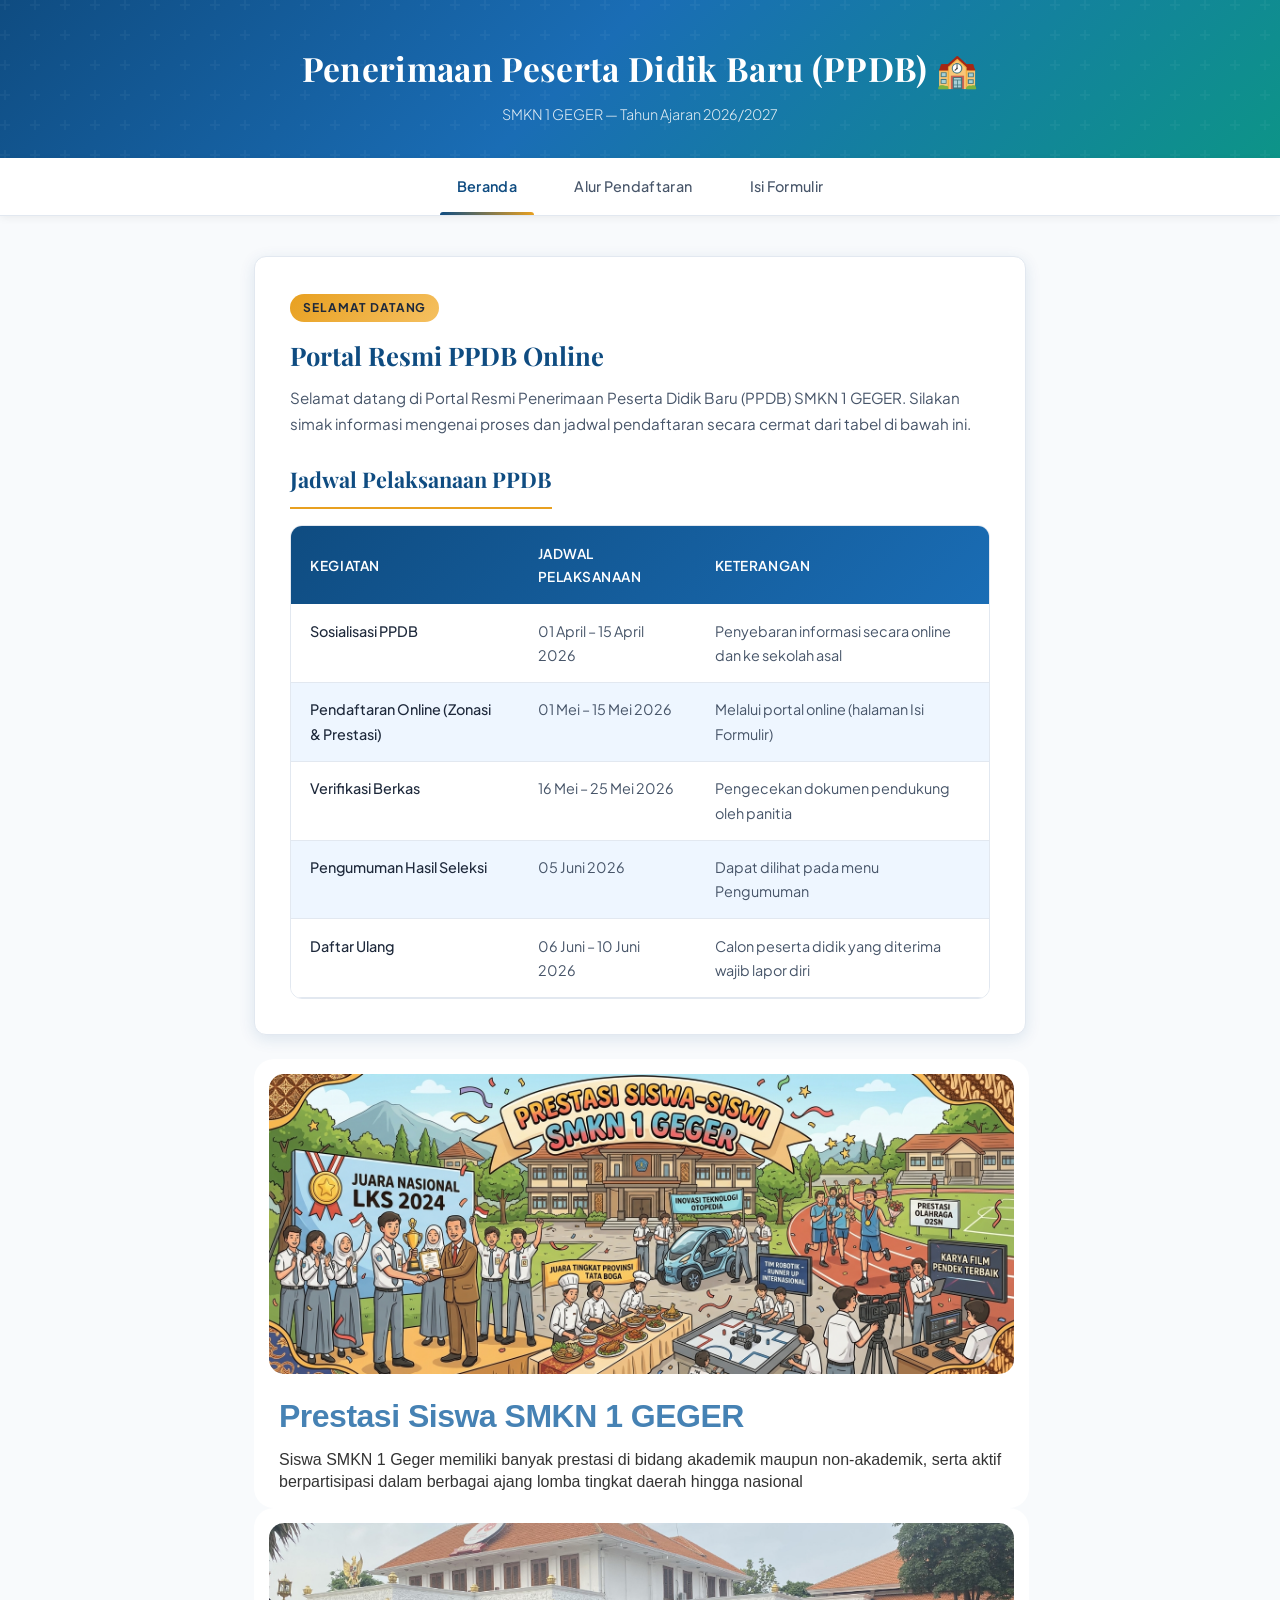
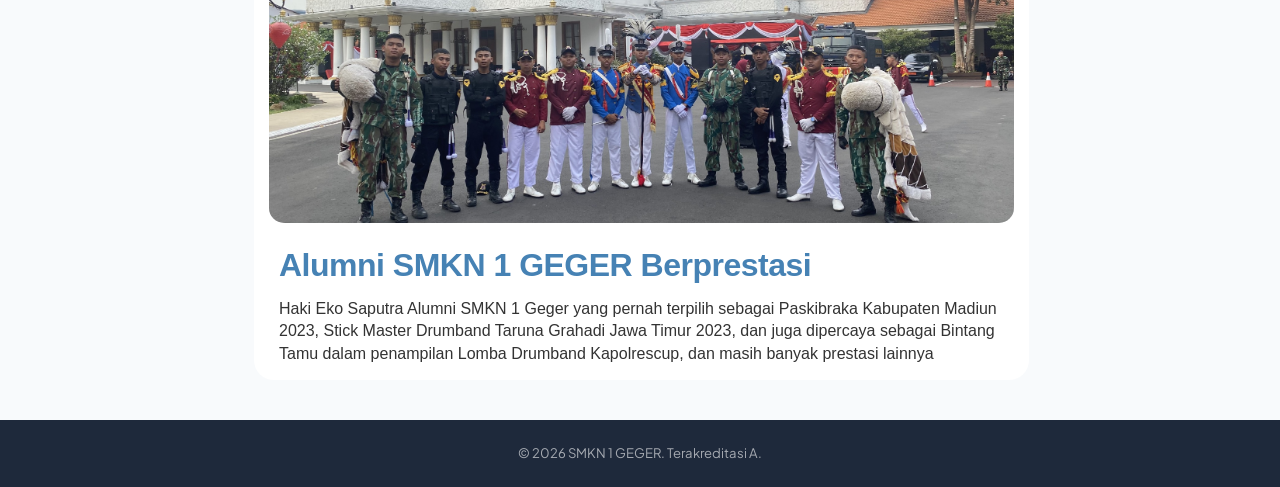
<file: index.html>
<!DOCTYPE html>
<html lang="id">
<head>
  <meta charset="UTF-8" />
  <meta name="viewport" content="width=device-width, initial-scale=1.0" />
  <title>Beranda – PPDB SMKN 1 GEGER</title>
  <link rel="stylesheet" href="asset/css/style.css" />
</head>
<body>

  <header>
    <h1>Penerimaan Peserta Didik Baru (PPDB) 🏫</h1>
    <p>SMKN 1 GEGER &mdash; Tahun Ajaran 2026/2027</p>
  </header>

  <nav>
    <a href="index.html" class="active">Beranda</a>
    <a href="alur.html">Alur Pendaftaran</a>
    <a href="form.html">Isi Formulir</a>
  </nav>

  <main>
    <div class="card">
      <div class="welcome-badge">Selamat Datang</div>
      <h2 class="welcome-title">Portal Resmi PPDB Online</h2>
      <p>
        Selamat datang di Portal Resmi Penerimaan Peserta Didik Baru (PPDB) SMKN 1 GEGER. 
        Silakan simak informasi mengenai proses dan jadwal pendaftaran secara cermat dari tabel di bawah ini.
      </p>

      <h3 class="card-title">Jadwal Pelaksanaan PPDB</h3>
      <div class="table-wrapper">
        <table>
          <thead>
            <tr>
              <th>Kegiatan</th>
              <th>Jadwal Pelaksanaan</th>
              <th>Keterangan</th>
            </tr>
          </thead>
          <tbody>
            <tr>
              <td>Sosialisasi PPDB</td>
              <td>01 April – 15 April 2026</td>
              <td>Penyebaran informasi secara online dan ke sekolah asal</td>
            </tr>
            <tr>
              <td>Pendaftaran Online (Zonasi &amp; Prestasi)</td>
              <td>01 Mei – 15 Mei 2026</td>
              <td>Melalui portal online (halaman Isi Formulir)</td>
            </tr>
            <tr>
              <td>Verifikasi Berkas</td>
              <td>16 Mei – 25 Mei 2026</td>
              <td>Pengecekan dokumen pendukung oleh panitia</td>
            </tr>
            <tr>
              <td>Pengumuman Hasil Seleksi</td>
              <td>05 Juni 2026</td>
              <td>Dapat dilihat pada menu Pengumuman</td>
            </tr>
            <tr>
              <td>Daftar Ulang</td>
              <td>06 Juni – 10 Juni 2026</td>
              <td>Calon peserta didik yang diterima wajib lapor diri</td>
            </tr>
          </tbody>
        </table>
      </div>
    </div>
    <div style="background-color: #ffffff; width: 775px; border-radius: 20px; padding: 15px; font-family: sans-serif; box-sizing: border-box; overflow: hidden;">
    
    <img src="asset/img/prestasi.png"
    alt="Foto Siswa"
    style="width: 100%; height: 300px; object-fit: cover; border-radius: 15px; display: block; margin-bottom: 15px;">

    <div style="padding: 0 10px;">
        <h2 style="fonf family: 'Plus Jakarta Sans', sans-serif; font-size: 32px; font-weight: bold; margin: 0; color: steelblue ; letter-spacing: -0.5px;">
            Prestasi Siswa SMKN 1 GEGER
        </h2>
        <p style="font family: 'Plus Jakarta Sans' font-size: 18px; color: #333; margin: 5px 0 0 0; line-height: 1.4;">
          Siswa SMKN 1 Geger memiliki banyak prestasi di bidang akademik maupun non-akademik, serta aktif berpartisipasi dalam berbagai ajang lomba tingkat daerah hingga nasional
        </p>
    </div>
    </div>
    
    <div style="background-color: #ffffff; width: 775px; border-radius: 20px; padding: 15px; font-family: sans-serif; box-sizing: border-box; overflow: hidden;">
    
    <img src="asset/img/prestasi1.png"
    alt="Foto Siswa"
    style="width: 100%; height: 300px; object-fit: cover; border-radius: 15px; display: block; margin-bottom: 15px;">

    <div style="padding: 0 10px;">
        <h2 style="fonf family: 'Plus Jakarta Sans', sans-serif; font-size: 32px; font-weight: bold; margin: 0; color: steelblue ; letter-spacing: -0.5px;">
            Alumni SMKN 1 GEGER Berprestasi
        </h2>
        <p style="font family: 'Plus Jakarta Sans' font-size: 18px; color: #333; margin: 5px 0 0 0; line-height: 1.4;">
          Haki Eko Saputra Alumni SMKN 1 Geger yang pernah terpilih sebagai Paskibraka Kabupaten Madiun 2023, Stick Master Drumband Taruna Grahadi Jawa Timur 2023, dan juga dipercaya sebagai Bintang Tamu dalam penampilan Lomba Drumband Kapolrescup, dan masih banyak prestasi lainnya
        </p>
    </div>
    </div>

</div>


</div>

  </main>

  <footer>
    <p>&copy; 2026 SMKN 1 GEGER. Terakreditasi A.</p>
  </footer>

  <div id="toast"></div>
  <script src="asset/javascript/script.js"></script>
</body>
</html>
</file>
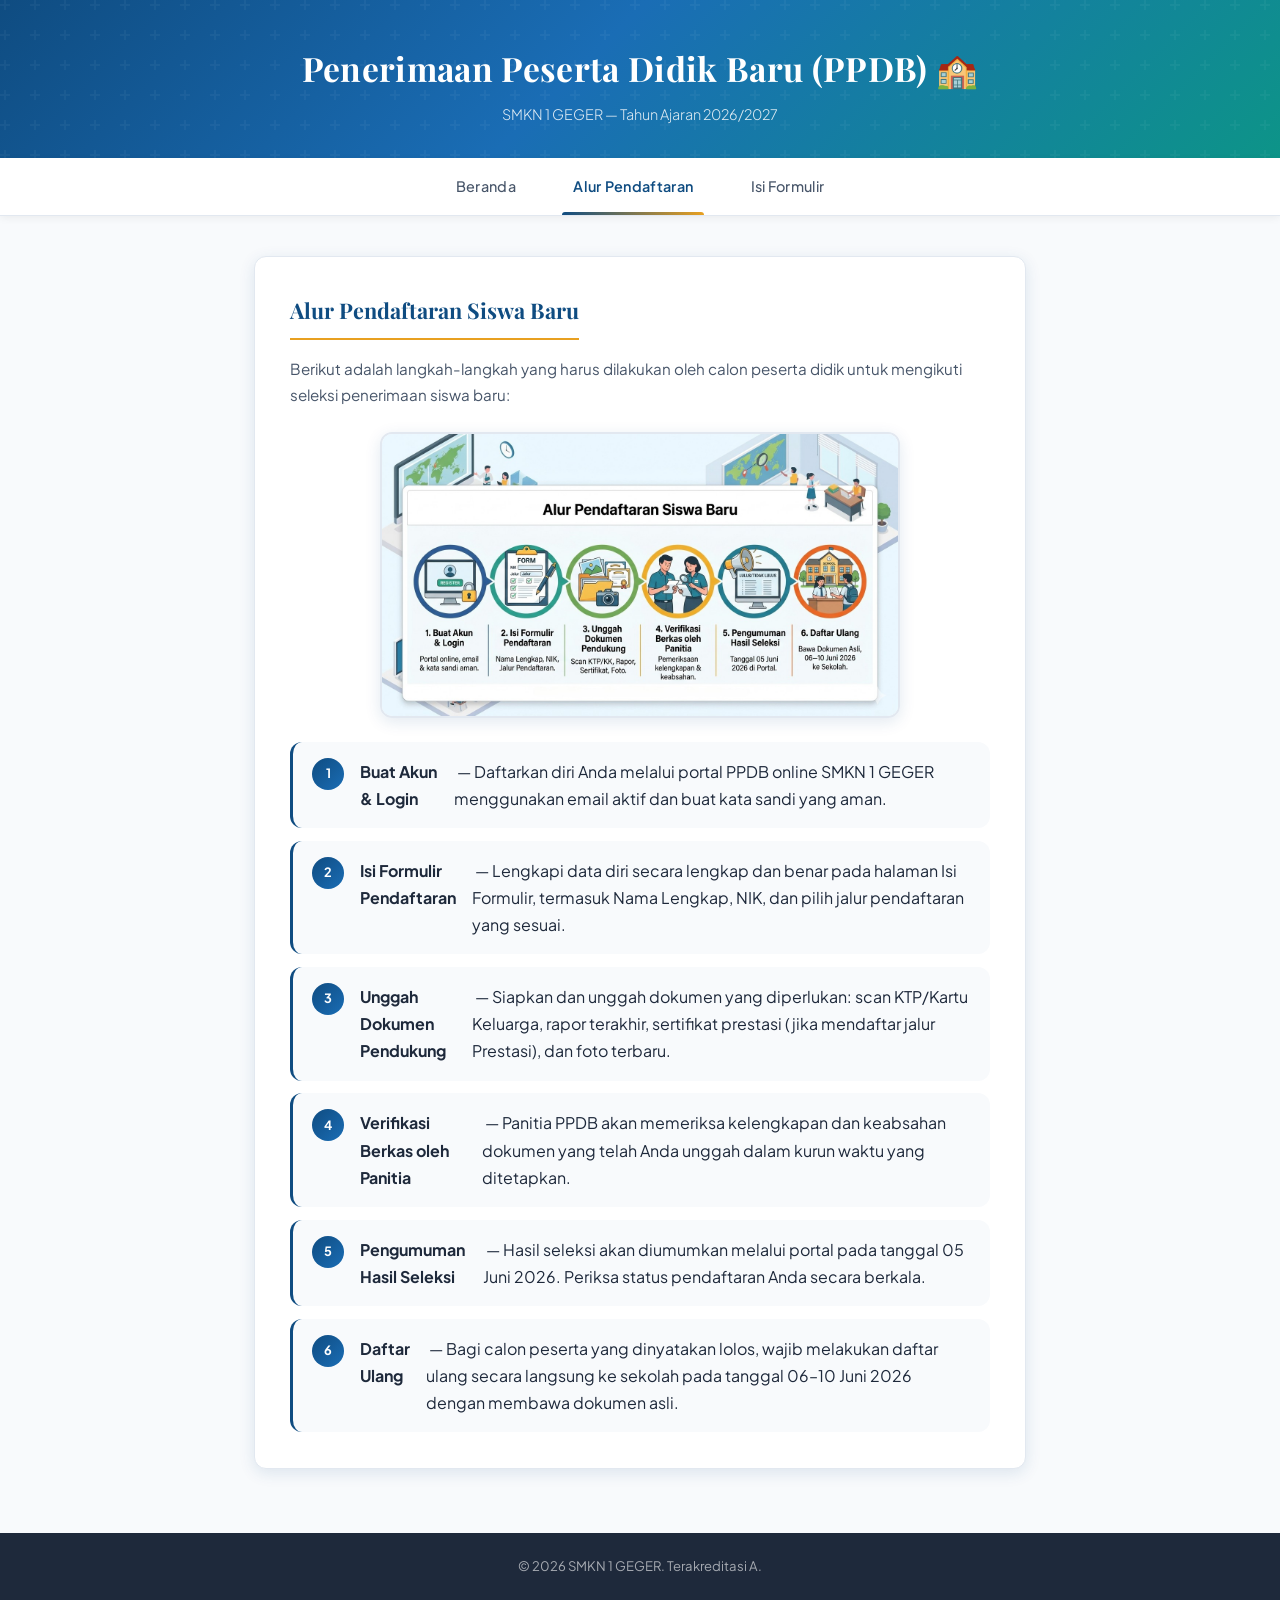
<file: alur.html>
<!DOCTYPE html>
<html lang="id">
<head>
  <meta charset="UTF-8" />
  <meta name="viewport" content="width=device-width, initial-scale=1.0" />
  <title>Alur Pendaftaran – SMKN 1 GEGER</title>
  <link rel="stylesheet" href="asset/css/style.css" />
</head>
<body>

  <header>
    <h1>Penerimaan Peserta Didik Baru (PPDB) 🏫</h1>
    <p>SMKN 1 GEGER &mdash; Tahun Ajaran 2026/2027</p>
  </header>

  <nav>
    <a href="index.html">Beranda</a>
    <a href="alur.html" class="active">Alur Pendaftaran</a>
    <a href="form.html">Isi Formulir</a>
  </nav>

  <main>
    <div class="card">
      <h2 class="card-title">Alur Pendaftaran Siswa Baru</h2>
      <p>
        Berikut adalah langkah-langkah yang harus dilakukan oleh calon peserta didik 
        untuk mengikuti seleksi penerimaan siswa baru:
      </p>

      <img 
        src="asset/img/alur.png" 
        alt="Ilustrasi Alur Pendaftaran Siswa Baru" 
        class="alur-img"
        onerror="this.style.display='none'; document.getElementById('img-placeholder').style.display='flex';"
      />
      <div id="img-placeholder" class="alur-img-placeholder" style="display:none;">
        <span>🖼️</span>
        <strong>Ilustrasi Alur Pendaftaran</strong>
        <small>asset/img/alur.png</small>
      </div>

      <ol class="prosedur">
        <li>
          <strong>Buat Akun &amp; Login</strong> &nbsp;— Daftarkan diri Anda melalui portal PPDB online SMKN 1 GEGER menggunakan email aktif dan buat kata sandi yang aman.
        </li>
        <li>
          <strong>Isi Formulir Pendaftaran</strong> &nbsp;— Lengkapi data diri secara lengkap dan benar pada halaman Isi Formulir, termasuk Nama Lengkap, NIK, dan pilih jalur pendaftaran yang sesuai.
        </li>
        <li>
          <strong>Unggah Dokumen Pendukung</strong> &nbsp;— Siapkan dan unggah dokumen yang diperlukan: scan KTP/Kartu Keluarga, rapor terakhir, sertifikat prestasi (jika mendaftar jalur Prestasi), dan foto terbaru.
        </li>
        <li>
          <strong>Verifikasi Berkas oleh Panitia</strong> &nbsp;— Panitia PPDB akan memeriksa kelengkapan dan keabsahan dokumen yang telah Anda unggah dalam kurun waktu yang ditetapkan.
        </li>
        <li>
          <strong>Pengumuman Hasil Seleksi</strong> &nbsp;— Hasil seleksi akan diumumkan melalui portal pada tanggal 05 Juni 2026. Periksa status pendaftaran Anda secara berkala.
        </li>
        <li>
          <strong>Daftar Ulang</strong> &nbsp;— Bagi calon peserta yang dinyatakan lolos, wajib melakukan daftar ulang secara langsung ke sekolah pada tanggal 06–10 Juni 2026 dengan membawa dokumen asli.
        </li>
      </ol>
    </div>
  </main>

  <footer>
    <p>&copy; 2026 SMKN 1 GEGER. Terakreditasi A.</p>
  </footer>

  <div id="toast"></div>
  <script src="asset/javascript/script.js"></script>
</body>
</html>
</file>
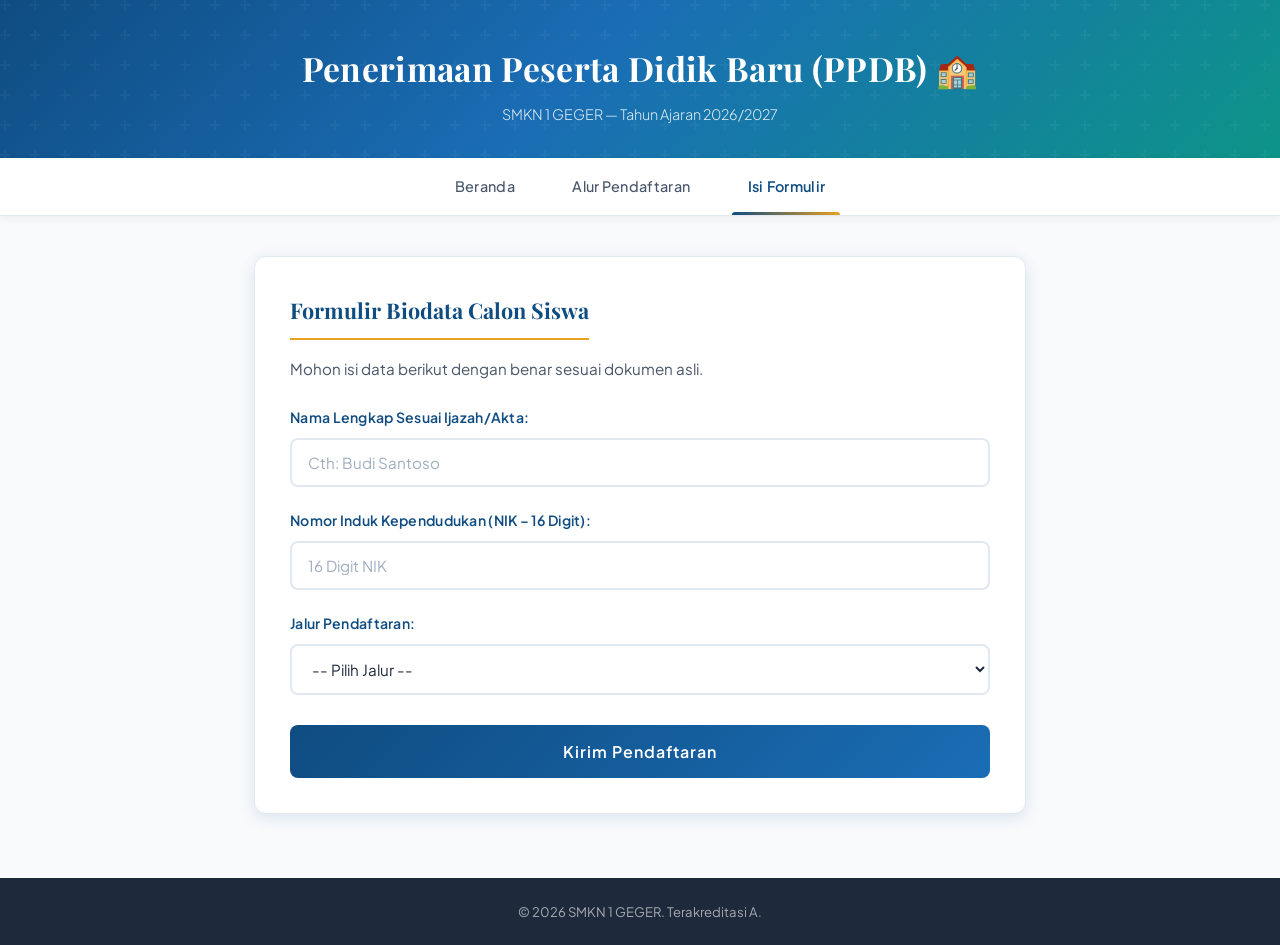
<file: form.html>
<!DOCTYPE html>
<html lang="id">
<head>
  <meta charset="UTF-8" />
  <meta name="viewport" content="width=device-width, initial-scale=1.0" />
  <title>Formulir Pendaftaran – SMKN 1 GEGER</title>
  <link rel="stylesheet" href="asset/css/style.css" />
</head>
<body>

  <header>
    <h1>Penerimaan Peserta Didik Baru (PPDB) 🏫</h1>
    <p>SMKN 1 GEGER &mdash; Tahun Ajaran 2026/2027</p>
  </header>

  <nav>
    <a href="index.html">Beranda</a>
    <a href="alur.html">Alur Pendaftaran</a>
    <a href="form.html" class="active">Isi Formulir</a>
  </nav>

  <main>
    <div class="card">
      <h2 class="card-title">Formulir Biodata Calon Siswa</h2>
      <p>Mohon isi data berikut dengan benar sesuai dokumen asli.</p>

      <form onsubmit="return false;">

        <div class="form-group">
          <label for="nama">Nama Lengkap Sesuai Ijazah/Akta:</label>
          <input 
            type="text" 
            id="nama" 
            name="nama" 
            placeholder="Cth: Budi Santoso" 
            autocomplete="off"
          />
        </div>

        <div class="form-group">
          <label for="nik">Nomor Induk Kependudukan (NIK – 16 Digit):</label>
          <input 
            type="number" 
            id="nik" 
            name="nik" 
            placeholder="16 Digit NIK"
            autocomplete="off"
          />
        </div>

        <div class="form-group">
          <label for="jalur">Jalur Pendaftaran:</label>
          <select id="jalur" name="jalur">
            <option value="">-- Pilih Jalur --</option>
            <option value="zonasi">Zonasi</option>
            <option value="prestasi">Prestasi</option>
            <option value="afirmasi">Afirmasi</option>
            <option value="mutasi">Perpindahan Tugas Orang Tua / Mutasi</option>
          </select>
        </div>

        <button type="button" class="btn-submit" onclick="handleSubmit()">
          Kirim Pendaftaran
        </button>

      </form>
    </div>
  </main>

  <footer>
    <p>&copy; 2026 SMKN 1 GEGER. Terakreditasi A.</p>
  </footer>

  <div id="toast"></div>
  <script src="asset/javascript/script.js"></script>
</body>
</html>
</file>
<file: asset/css/style.css>
@import url('https://fonts.googleapis.com/css2?family=Playfair+Display:wght@600;700&family=Plus+Jakarta+Sans:wght@300;400;500;600&display=swap');

:root
{
  --primary: #0f4c81;
  --primary-light: #1a6db5;
  --accent: #e8a020;
  --accent-light: #f5c060;
  --white: #ffffff;
  --gray-50: #f8fafc;
  --gray-100: #f1f5f9;
  --gray-200: #e2e8f0;
  --gray-600: #475569;
  --gray-800: #1e293b;
  --success: #10b981;
  --error: #ef4444;
  --shadow-md: 0 4px 16px rgba(15, 76, 129, 0.12);
  --shadow-lg: 0 8px 32px rgba(15, 76, 129, 0.18);
  --radius: 12px;
  --transition: all 0.3s cubic-bezier(0.4, 0, 0.2, 1);
}

*, *::before, *::after { box-sizing: border-box; margin: 0; padding: 0; }

body
{
  font-family: 'Plus Jakarta Sans', sans-serif;
  background: var(--gray-50);
  color: var(--gray-800);
  line-height: 1.7;
  min-height: 100vh;
  display: flex;
  flex-direction: column;
}

header
{
  background: linear-gradient(135deg, #0f4c81 0%, #1a6db5 45%, #0d9488 100%);
  color: var(--white);
  text-align: center;
  padding: 2.5rem 1rem 2rem;
  position: relative;
  overflow: hidden;
}

header::before
{
  content: '';
  position: absolute;
  inset: 0;
  background: url("data:image/svg+xml,%3Csvg width='60' height='60' viewBox='0 0 60 60' xmlns='http://www.w3.org/2000/svg'%3E%3Cg fill='none' fill-rule='evenodd'%3E%3Cg fill='%23ffffff' fill-opacity='0.04'%3E%3Cpath d='M36 34v-4h-2v4h-4v2h4v4h2v-4h4v-2h-4zm0-30V0h-2v4h-4v2h4v4h2V6h4V4h-4zM6 34v-4H4v4H0v2h4v4h2v-4h4v-2H6zM6 4V0H4v4H0v2h4v4h2V6h4V4H6z'/%3E%3C/g%3E%3C/g%3E%3C/svg%3E");
}

header h1
{
  font-family: 'Playfair Display', serif;
  font-size: clamp(1.4rem, 3.5vw, 2.1rem);
  font-weight: 700;
  letter-spacing: 0.01em;
  position: relative;
}

header p
{
  font-size: 0.9rem;
  opacity: 0.85;
  margin-top: 0.3rem;
  font-weight: 300;
  position: relative;
}

nav
{
  background: var(--white);
  border-bottom: 1px solid var(--gray-200);
  display: flex;
  justify-content: center;
  gap: 0;
  position: sticky;
  top: 0;
  z-index: 100;
  box-shadow: 0 2px 8px rgba(0,0,0,0.06);
}

nav a
{
  text-decoration: none;
  color: var(--gray-600);
  font-weight: 500;
  font-size: 0.9rem;
  padding: 1rem 1.8rem;
  position: relative;
  transition: var(--transition);
  letter-spacing: 0.02em;
}

nav a::after
{
  content: '';
  position: absolute;
  bottom: 0; left: 50%; right: 50%;
  height: 3px;
  background: linear-gradient(90deg, var(--primary), var(--accent));
  border-radius: 3px 3px 0 0;
  transition: var(--transition);
}

nav a:hover
{
  color: var(--primary);
  transform: translateY(-2px);
}

nav a:hover::after
{
  left: 10%; right: 10%;
}

nav a.active
{
  color: var(--primary);
  font-weight: 600;
}

nav a.active::after
{
  left: 10%; right: 10%;
}

main
{
  flex: 1;
  max-width: 820px;
  width: 100%;
  margin: 2.5rem auto;
  padding: 0 1.5rem;
}

.card
{
  background: var(--white);
  border-radius: var(--radius);
  box-shadow: var(--shadow-md);
  padding: 2.2rem;
  margin-bottom: 1.5rem;
  border: 1px solid var(--gray-200);
}

.card-title
{
  font-family: 'Playfair Display', serif;
  font-size: 1.35rem;
  color: var(--primary);
  border-bottom: 2px solid var(--accent);
  padding-bottom: 0.6rem;
  margin-bottom: 1rem;
  display: inline-block;
}

.card p
{
  color: var(--gray-600);
  font-size: 0.95rem;
  margin-bottom: 1.5rem;
}

.table-wrapper
{
  overflow-x: auto;
  border-radius: var(--radius);
  border: 1px solid var(--gray-200);
}

table
{
  width: 100%;
  border-collapse: collapse;
  font-size: 0.9rem;
}

thead
{
  background: linear-gradient(135deg, var(--primary) 0%, var(--primary-light) 100%);
  color: var(--white);
}

thead th
{
  padding: 1rem 1.2rem;
  text-align: left;
  font-weight: 600;
  letter-spacing: 0.04em;
  font-size: 0.85rem;
  text-transform: uppercase;
}

tbody tr:nth-child(odd)
{
  background: var(--white);
}

tbody tr:nth-child(even)
{
  background: #eef6ff;
}

tbody tr
{
  transition: var(--transition);
  border-bottom: 1px solid var(--gray-200);
}

tbody tr:hover
{
  background: #dbeafe;
}

tbody td
{
  padding: 0.9rem 1.2rem;
  color: var(--gray-600);
  vertical-align: top;
}

tbody td:first-child
{
  color: var(--gray-800);
  font-weight: 500;
}

.alur-img
{
  width: 100%;
  max-width: 520px;
  display: block;
  margin: 1.5rem auto;
  border-radius: var(--radius);
  border: 2px solid var(--gray-200);
  box-shadow: var(--shadow-md);
}

.alur-img-placeholder
{
  width: 100%;
  max-width: 520px;
  margin: 1.5rem auto;
  border-radius: var(--radius);
  border: 2px dashed var(--gray-200);
  background: var(--gray-100);
  display: flex;
  align-items: center;
  justify-content: center;
  flex-direction: column;
  gap: 0.5rem;
  padding: 3rem 2rem;
  color: var(--gray-600);
  font-size: 0.9rem;
}

.alur-img-placeholder span
{
  font-size: 2.5rem;
}

ol.prosedur
{
  list-style: none;
  counter-reset: prosedur-counter;
  display: flex;
  flex-direction: column;
  gap: 0.8rem;
  margin-top: 1rem;
}

ol.prosedur li
{
  counter-increment: prosedur-counter;
  display: flex;
  align-items: flex-start;
  gap: 1rem;
  padding: 1rem 1.2rem;
  background: var(--gray-50);
  border-radius: var(--radius);
  border-left: 3px solid var(--primary);
  transition: var(--transition);
}

ol.prosedur li:hover
{
  background: #eef6ff;
  transform: translateX(4px);
}

ol.prosedur li::before
{
  content: counter(prosedur-counter);
  min-width: 2rem;
  height: 2rem;
  background: linear-gradient(135deg, var(--primary), var(--primary-light));
  color: white;
  border-radius: 50%;
  display: flex;
  align-items: center;
  justify-content: center;
  font-size: 0.8rem;
  font-weight: 700;
  flex-shrink: 0;
}

.form-group
{
  margin-bottom: 1.4rem;
}

.form-group label
{
  display: block;
  font-weight: 600;
  font-size: 0.88rem;
  color: var(--primary);
  margin-bottom: 0.5rem;
  letter-spacing: 0.02em;
}

.form-group input,
.form-group select
{
  width: 100%;
  padding: 0.8rem 1rem;
  border: 2px solid var(--gray-200);
  border-radius: 8px;
  font-family: 'Plus Jakarta Sans', sans-serif;
  font-size: 0.95rem;
  color: var(--gray-800);
  background: var(--white);
  transition: var(--transition);
  outline: none;
}

.form-group input::placeholder
{
  color: #a0aec0;
}

.form-group input:focus,
.form-group select:focus
{
  border-color: var(--primary-light);
  box-shadow: 0 0 0 4px rgba(26, 109, 181, 0.15), 0 0 12px rgba(26, 109, 181, 0.2);
}

.btn-submit
{
  width: 100%;
  padding: 1rem;
  background: linear-gradient(135deg, var(--primary) 0%, var(--primary-light) 100%);
  color: var(--white);
  border: none;
  border-radius: 8px;
  font-family: 'Plus Jakarta Sans', sans-serif;
  font-size: 1rem;
  font-weight: 600;
  cursor: pointer;
  letter-spacing: 0.06em;
  transition: var(--transition);
  margin-top: 0.5rem;
  position: relative;
  overflow: hidden;
}

.btn-submit::before
{
  content: '';
  position: absolute;
  inset: 0;
  background: linear-gradient(135deg, rgba(255,255,255,0.15), transparent);
  opacity: 0;
  transition: var(--transition);
}

.btn-submit:hover
{
  transform: translateY(-3px);
  box-shadow: 0 8px 24px rgba(15, 76, 129, 0.35);
}

.btn-submit:hover::before
{
  opacity: 1;
}

.btn-submit:active
{
  transform: translateY(-1px);
}

#toast
{
  position: fixed;
  bottom: 2rem;
  left: 50%;
  transform: translateX(-50%) translateY(20px);
  background: var(--gray-800);
  color: var(--white);
  padding: 0.9rem 2rem;
  border-radius: 50px;
  font-size: 0.9rem;
  font-weight: 500;
  box-shadow: var(--shadow-lg);
  opacity: 0;
  pointer-events: none;
  transition: opacity 0.35s ease, transform 0.35s ease;
  z-index: 9999;
  white-space: nowrap;
}

#toast.show
{
  opacity: 1;
  transform: translateX(-50%) translateY(0);
}

#toast.success
{
  background: linear-gradient(135deg, #059669, #10b981);
}

#toast.error
{
  background: linear-gradient(135deg, #dc2626, #ef4444);
}

footer
{
  background: var(--gray-800);
  color: rgba(255,255,255,0.6);
  text-align: center;
  padding: 1.4rem;
  font-size: 0.82rem;
  margin-top: auto;
}

.welcome-badge
{
  display: inline-block;
  background: linear-gradient(135deg, var(--accent), var(--accent-light));
  color: var(--gray-800);
  font-size: 0.75rem;
  font-weight: 700;
  padding: 0.25rem 0.8rem;
  border-radius: 50px;
  letter-spacing: 0.08em;
  text-transform: uppercase;
  margin-bottom: 0.7rem;
}

.welcome-title
{
  font-family: 'Playfair Display', serif;
  font-size: 1.6rem;
  color: var(--primary);
  margin-bottom: 0.5rem;
}
</file>
